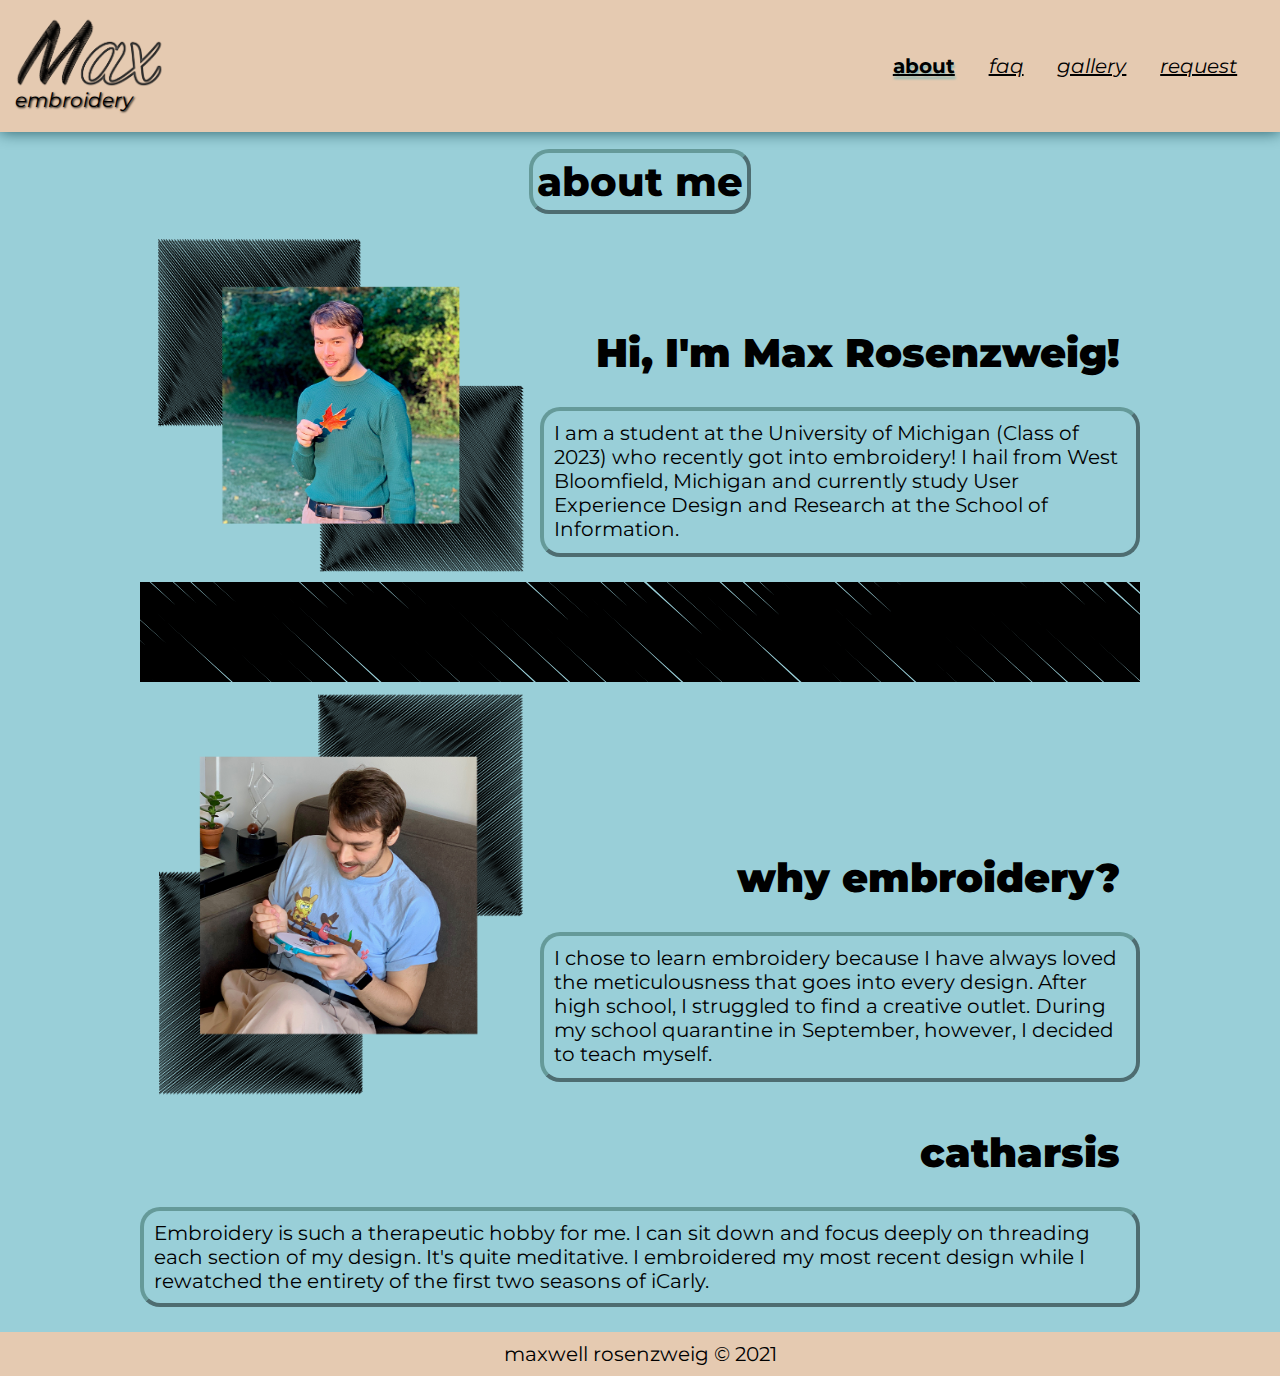
<file: index.html>
<!DOCTYPE html>
<html lang="en">
  <head>
<!-- Global site tag (gtag.js) - Google Analytics -->
<script async src="https://www.googletagmanager.com/gtag/js?id=G-M0Z0QE3L73"></script>
<script>
  window.dataLayer = window.dataLayer || [];
  function gtag(){dataLayer.push(arguments);}
  gtag('js', new Date());

  gtag('config', 'G-M0Z0QE3L73');
</script>
    <meta charset="utf-8">
    <meta name="viewport" content="width=device-width, initial-scale=1.0">
    <link rel="stylesheet" type="text/css" href="css/html5reset.css">
    <link rel="stylesheet" type="text/css" href="css/style.css">
    <link rel="shortcut icon" type="image/png" href="images/Logo_favicon.png"/>
    <link rel="preconnect" href="https://fonts.gstatic.com">
    <link href="https://fonts.googleapis.com/css2?family=Montserrat:ital,wght@0,400;1,400;1,600&display=swap" rel="stylesheet">
    <title>Max Embroidery</title>
  </head>
    <body>
      <div class="skip"><a href="#main">Skip to Main Content</a></div>
    <header>
      <div id="logo">
        <img src="images/Logo.png" alt="logo icon">
        <h1>embroidery</h1>
        </div>
      <div id="mini_nav">
      <nav>
        <a href="https://mjrosenz.github.io/Portfolio/index.html" class="current_page">about</a>
        <a href="https://mjrosenz.github.io/Portfolio/faq.html">faq</a>
        <a href="https://mjrosenz.github.io/Portfolio/gallery.html">gallery</a>
        <a href="https://mjrosenz.github.io/Portfolio/request.html">request</a>
      </nav>
      </div>
    </header>
    <main id="main">
    <div class="container" id="about">
      <div class="header_box">
        <h2 id="subheader">about me</h1>
      </div>
     <img src="images/me.png" alt="Photo of Creator Max Rosenzweig" id="me2">
     <h3 id="hi">Hi, I'm Max Rosenzweig!</h3>
     <div class="outer_layer" id="intro">
     <p>I am a student at the University of Michigan (Class of 2023) who recently got into embroidery! I hail from West Bloomfield, Michigan and currently study User Experience Design and Research at the School of Information.</p>
    </div>
    <div id="parallax"></div>
    <h3 id="why">why embroidery?</h3>
    <div class="outer_layer" id="learn">
    <p>I chose to learn embroidery because I have always loved the meticulousness that goes into every design. After high school, I struggled to find a creative outlet. During my school quarantine in September, however, I decided to teach myself.</p>
    </div>
     <img src="images/embroidering.png" alt="Max embroidering" id="embroidering">
    <h3 id="catharsis">catharsis </h3>
    <div class="outer_layer" id="therapy">
     <p>Embroidery is such a therapeutic hobby for me. I can sit down and focus deeply on threading each section of my design. It's quite meditative. I embroidered my most recent design while I  rewatched the entirety of the first two seasons of iCarly.</p>
    </div>
    </div>
    </main>
  <footer>
    <p>maxwell rosenzweig &copy; 2021</p>
  </footer>
</body>
</html>
</file>
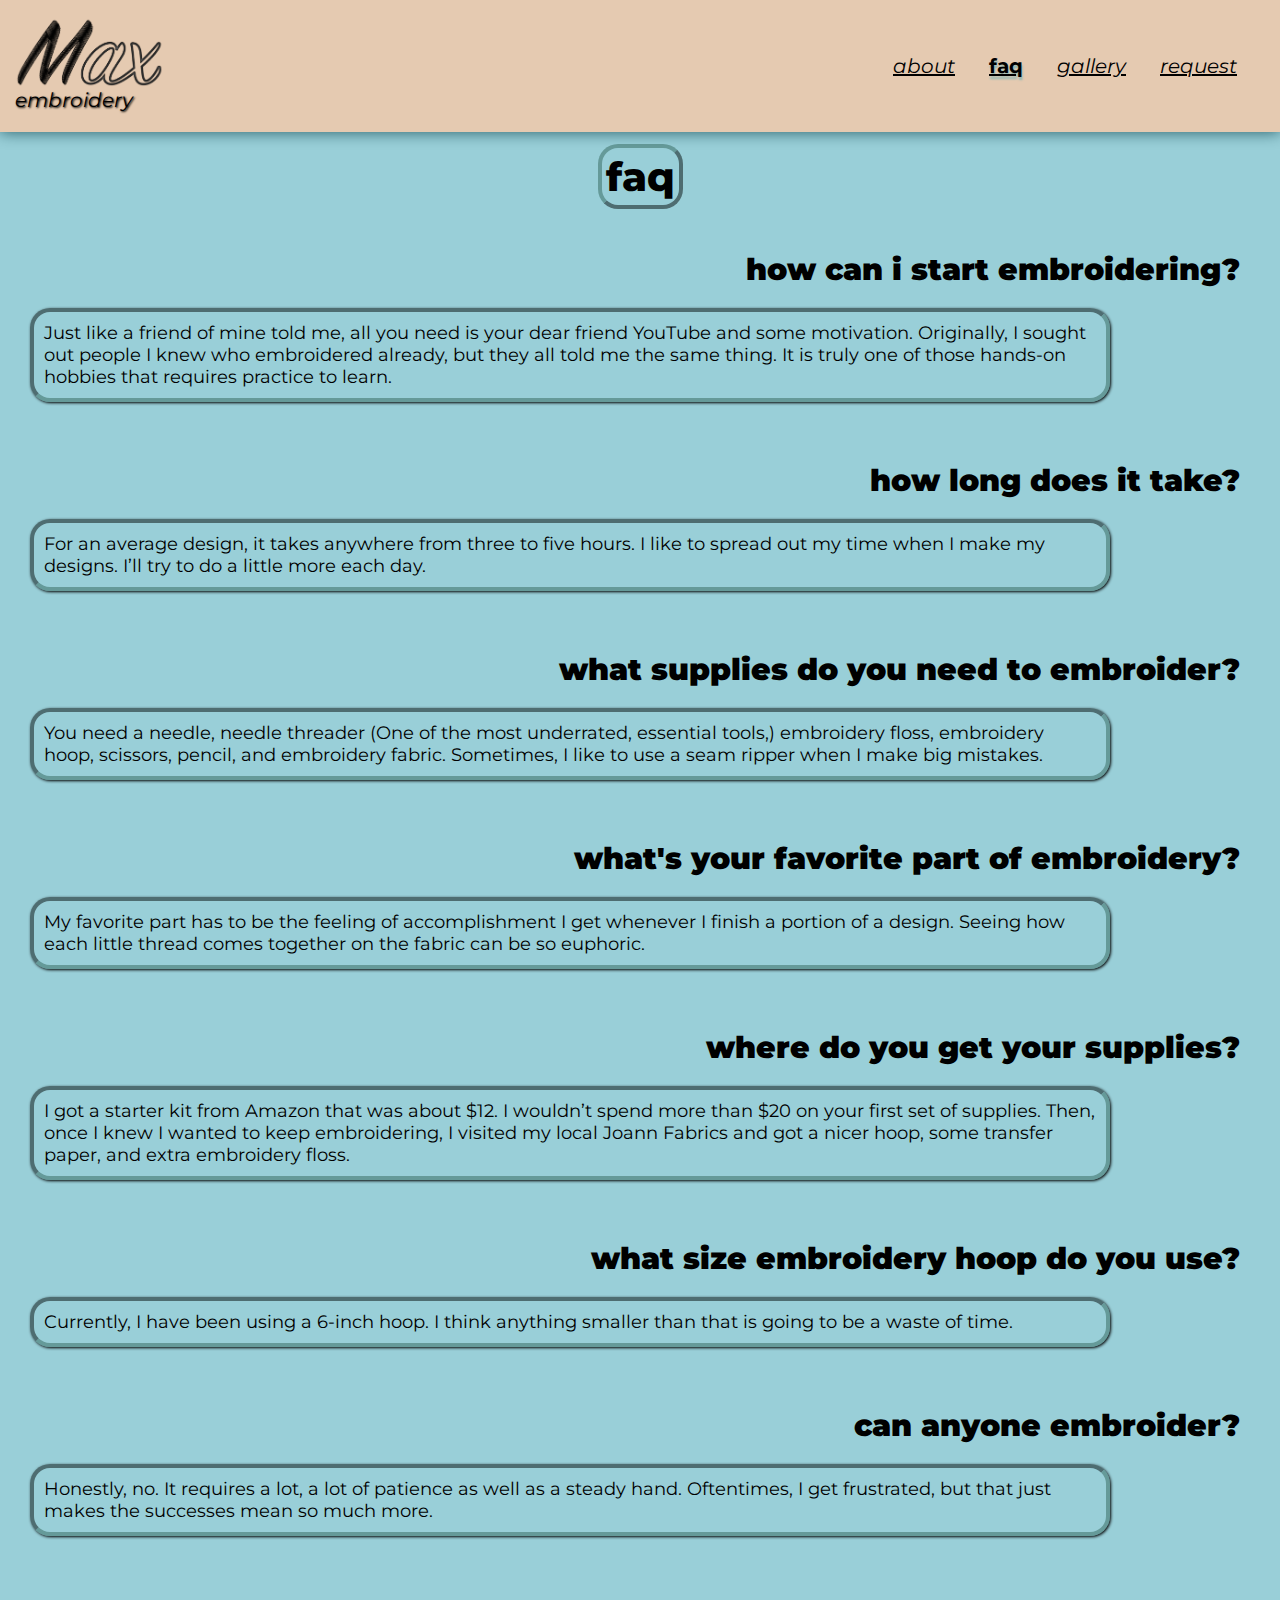
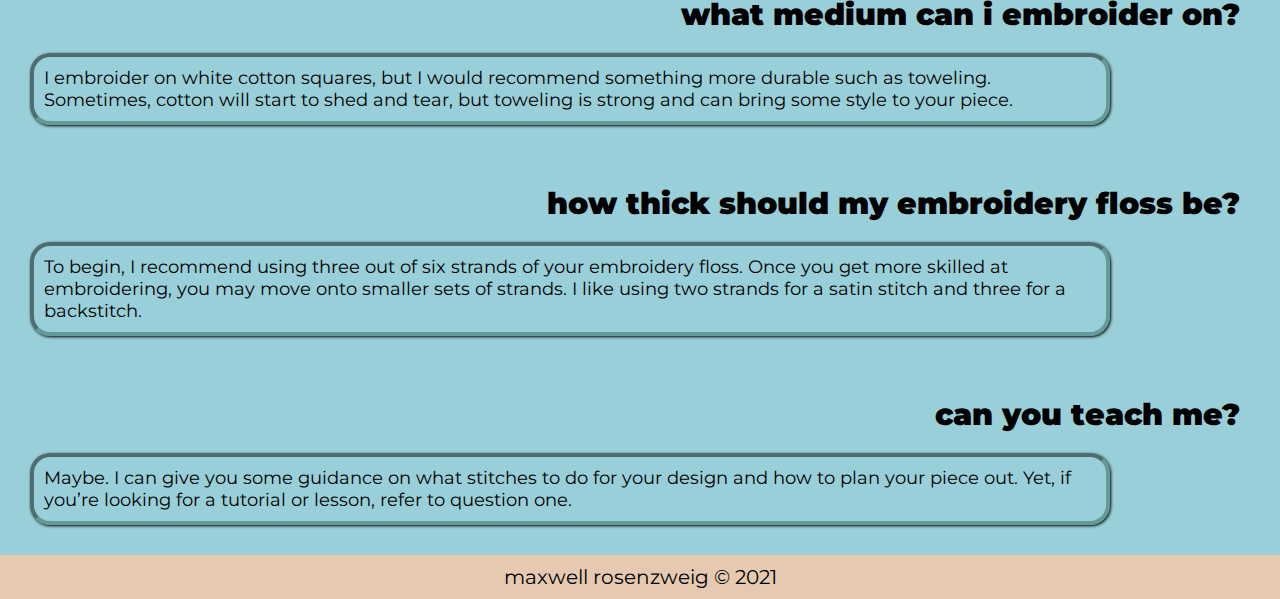
<file: faq.html>
<!DOCTYPE html>
<html lang="en">
  <head>
<!-- Global site tag (gtag.js) - Google Analytics -->
<script async src="https://www.googletagmanager.com/gtag/js?id=G-T38NL7F2YX"></script>
<script>
  window.dataLayer = window.dataLayer || [];
  function gtag(){dataLayer.push(arguments);}
  gtag('js', new Date());

  gtag('config', 'G-T38NL7F2YX');
</script>
    <meta charset="utf-8">
    <meta name="viewport" content="width=device-width, initial-scale=1.0">
    <link rel="stylesheet" type="text/css" href="css/html5reset.css">
    <link rel="stylesheet" type="text/css" href="css/style.css">
    <link rel="shortcut icon" type="image/png" href="images/Logo_favicon.png"/>
    <link rel="preconnect" href="https://fonts.gstatic.com">
    <link href="https://fonts.googleapis.com/css2?family=Montserrat:ital,wght@0,400;1,400;1,600&display=swap" rel="stylesheet">
    <title>Max Embroidery — FAQ</title>
  </head>
    <body>
      <div class="skip"><a href="#main">Skip to Main Content</a></div>
    <header>
      <div id="logo">
      <img src="images/Logo.png" alt="logo icon">
      <h1>embroidery</h1>
      </div>
      <div id="mini_nav">
      <nav>
        <a href="https://mjrosenz.github.io/Portfolio/index.html">about</a>
        <a href="https://mjrosenz.github.io/Portfolio/faq.html" class="current_page">faq</a>
        <a href="https://mjrosenz.github.io/Portfolio/gallery.html">gallery</a>
        <a href="https://mjrosenz.github.io/Portfolio/request.html">request</a>
      </nav>
      </div>
    </header>
    <main id="main">
      <div class="header_box" id="faq">
        <h2>faq</h2>
      </div>
        <div id="flex_container">
          <div class="question_box">
            <h3>how can i start embroidering?</h3>
            <div class="drop_menu" id="drop1"><p>Just like a friend of mine told me, all you need is your dear friend YouTube and some motivation. Originally, I sought out people I knew who embroidered already, but they all told me the same thing. It is truly one of those hands-on hobbies that requires practice to learn.</p></div>
          </div>
          <div class="question_box" id="2">
            <h3>how long does it take?</h3>
            <div class="drop_menu"><p>For an average design, it takes anywhere from three to five hours. I like to spread out my time when I make my designs. I’ll try to do a little more each day.</p></div>          </div>
          <div class="question_box" id="3">
            <h3>what supplies do you need to embroider?</h3>
            <div class="drop_menu"><p>You need a needle, needle threader (One of the most underrated, essential tools,) embroidery floss, embroidery hoop, scissors, pencil, and embroidery fabric. Sometimes, I like to use a seam ripper when I make big mistakes.</p></div>          </div>
          <div class="question_box" id="4">
            <h3>what's your favorite part of embroidery?</h3>
            <div class="drop_menu"><p>My favorite part has to be the feeling of accomplishment I get whenever I finish a portion of a design. Seeing how each little thread comes together on the fabric can be so euphoric.</p></div>          </div>
          <div class="question_box" id="5">
            <h3>where do you get your supplies?</h3>
            <div class="drop_menu"><p>I got a starter kit from Amazon that was about $12. I wouldn’t spend more than $20 on your first set of supplies. Then, once I knew I wanted to keep embroidering, I visited my local Joann Fabrics and got a nicer hoop, some transfer paper, and extra embroidery floss.</p></div>          </div>
          <div class="question_box" id="6">
            <h3>what size embroidery hoop do you use?</h3>
            <div class="drop_menu"><p>Currently, I have been using a 6-inch hoop. I think anything smaller than that is going to be a waste of time.</p></div>          </div>
          <div class="question_box" id="7">
            <h3>can anyone embroider?</h3>
            <div class="drop_menu"><p>Honestly, no. It requires a lot, a lot of patience as well as a steady hand. Oftentimes, I get frustrated, but that just makes the successes mean so much more.</p></div>          </div>
          <div class="question_box" id="8">
            <h3>what medium can i embroider on?</h3>
            <div class="drop_menu"><p>I embroider on white cotton squares, but I would recommend something more durable such as toweling. Sometimes, cotton will start to shed and tear, but toweling is strong and can bring some style to your piece.</p></div>          </div>
          <div class="question_box" id="9">
            <h3>how thick should my embroidery floss be?</h3>
            <div class="drop_menu"><p>To begin, I recommend using three out of six strands of your embroidery floss. Once you get more skilled at embroidering, you may move onto smaller sets of strands. I like using two strands for a satin stitch and three for a backstitch.</p></div>          </div>
          <div class="question_box" id="10">
            <h3>can you teach me?</h3>
            <div class="drop_menu"><p>Maybe. I can give you some guidance on what stitches to do for your design and how to plan your piece out. Yet, if you’re looking for a tutorial or lesson, refer to question one.</p></div>          </div>
        </div>
    </main>
    <footer>
        <p>maxwell rosenzweig &copy; 2021</p>
      </footer>
      <script src="js/javascript.js"></script>
    </body>
</html>
</file>
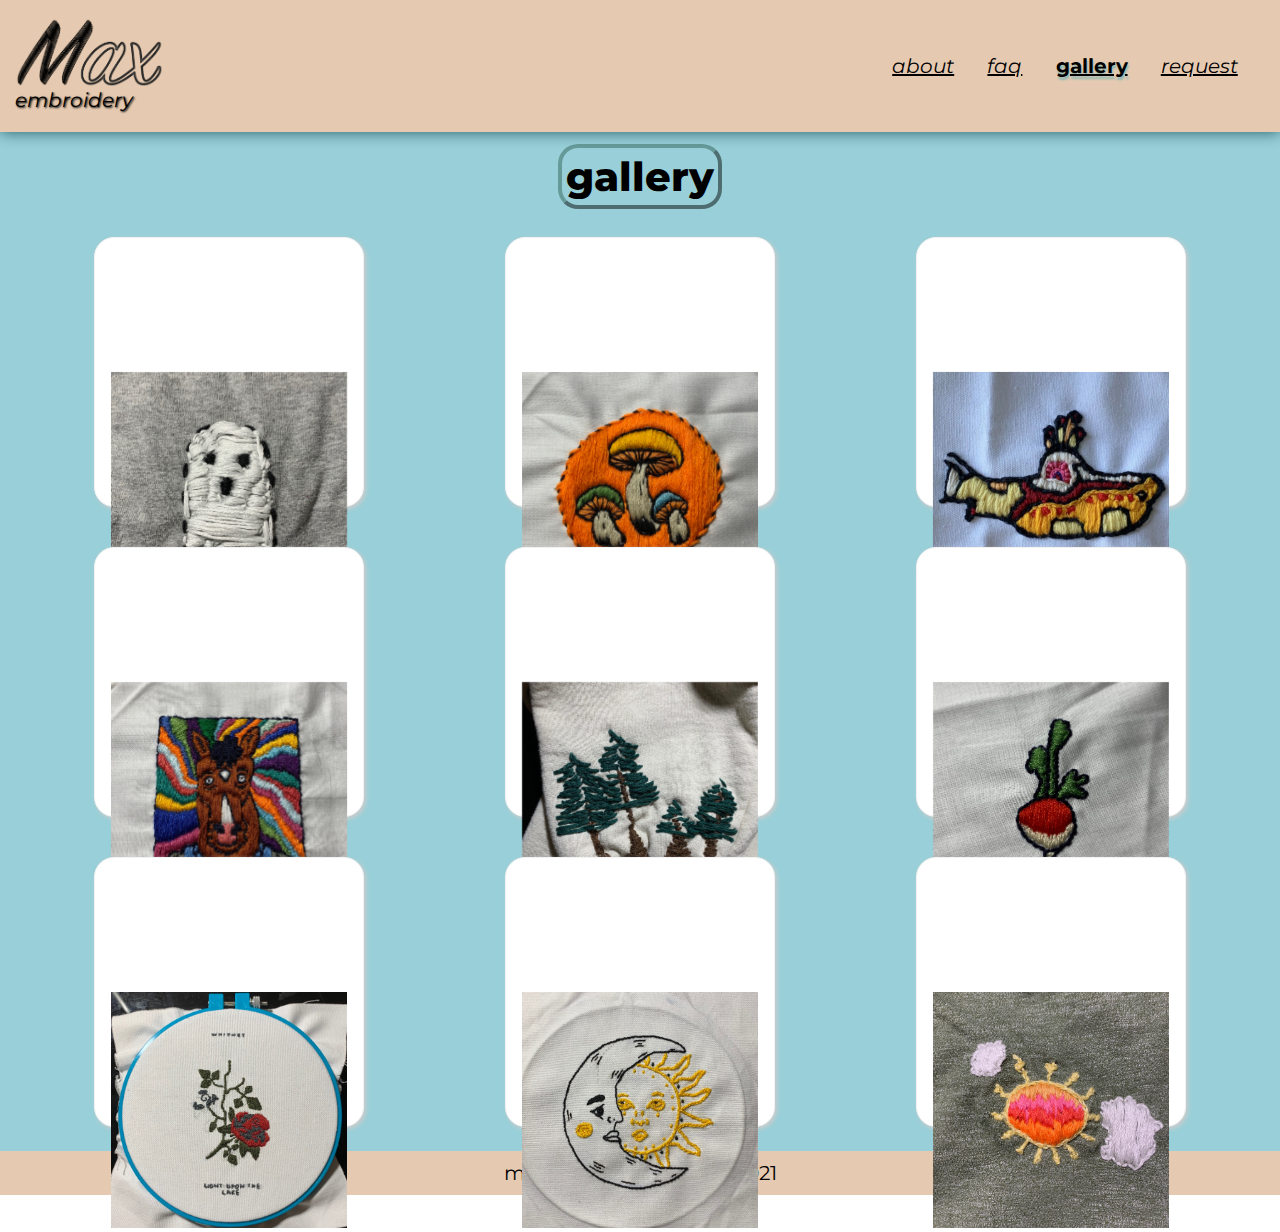
<file: gallery.html>
<!DOCTYPE html>
<html lang="en">
  <head>
<!-- Global site tag (gtag.js) - Google Analytics -->
<script async src="https://www.googletagmanager.com/gtag/js?id=G-PRY7QZDWWV"></script>
<script>
  window.dataLayer = window.dataLayer || [];
  function gtag(){dataLayer.push(arguments);}
  gtag('js', new Date());

  gtag('config', 'G-PRY7QZDWWV');
</script>
    <meta charset="utf-8">
    <meta name="viewport" content="width=device-width, initial-scale=1.0">
    <link rel="stylesheet" type="text/css" href="css/html5reset.css">
    <link rel="stylesheet" type="text/css" href="css/style.css">
    <link rel="shortcut icon" type="image/png" href="images/Logo_favicon.png"/>
    <link rel="preconnect" href="https://fonts.gstatic.com">
    <link href="https://fonts.googleapis.com/css2?family=Montserrat:ital,wght@0,400;1,400;1,600&display=swap" rel="stylesheet">
    <title>Max Embroidery — Gallery</title>
  </head>
    <body>
      <div class="skip"><a href="#gallery_background">Skip to Main Content</a></div>
    <header>
      <div id="logo">
        <img src="images/Logo.png" alt="logo icon">
        <h1>embroidery</h1>
        </div>
      <div id="mini_nav">
      <nav>
        <a href="https://mjrosenz.github.io/Portfolio/index.html">about</a>
        <a href="https://mjrosenz.github.io/Portfolio/faq.html">faq</a>
        <a href="https://mjrosenz.github.io/Portfolio/gallery.html" class="current_page">gallery</a>
        <a href="https://mjrosenz.github.io/Portfolio/request.html">request</a>
      </nav>
      </div>
    </header>
    <main id="gallery_background">
    <div class="header_box">
        <h2 id="gallery_header">gallery</h2>
    </div>
    <div id="gallery">
      <div class="flip-card" tabindex="0">
        <div class="flip-card-inner">
          <div class="flip-card-front">
            <img src="images/embroideries/Ghost.jpg" alt="Ghost">
          </div>
          <div class="flip-card-back">
            <h3 class="caption">"ghost" the one that started it all</h3>
          </div>
        </div>
      </div>
        <div class="flip-card" tabindex="0">
          <div class="flip-card-inner">
            <div class="flip-card-front">
              <img src="images/embroideries/Mushrooms.jpg" alt="Mushrooms">
            </div>
            <div class="flip-card-back">
              <h3 class="caption">"mushrooms" for a friend</h3>
            </div>
          </div>
        </div>
        <div class="flip-card" tabindex="0">
          <div class="flip-card-inner">
            <div class="flip-card-front">
              <img src="images/embroideries/Yellow Submarine.jpg" alt="Yellow Submarine">
            </div>
            <div class="flip-card-back">
              <h3 class="caption"> we all live in a "yellow submarine" </h3>
            </div>
          </div>
        </div>
        <div class="flip-card" tabindex="0">
          <div class="flip-card-inner">
            <div class="flip-card-front">
              <img src="images/embroideries/Bojack.jpg" alt="Bojack Horseman">
            </div>
            <div class="flip-card-back">
              <h3 class="caption">"bojack horseman" for your viewing pleasure</h3>
            </div>
          </div>
        </div>
        <div class="flip-card" tabindex="0">
          <div class="flip-card-inner">
            <div class="flip-card-front">
              <img src="images/embroideries/Trees.jpg" alt="Trees">
            </div>
            <div class="flip-card-back">
              <h3 class="caption">"trees" to hammock on</h3>
            </div>
          </div>
        </div>
        <div class="flip-card" tabindex="0">
          <div class="flip-card-inner">
            <div class="flip-card-front">
              <img src="images/embroideries/Radish.jpg" alt="Radish">
            </div>
            <div class="flip-card-back">
              <h3 class="caption">ravish in this "radish"</h3>
            </div>
          </div>
        </div>
        <div class="flip-card" tabindex="0">
          <div class="flip-card-inner">
            <div class="flip-card-front">
              <img src="images/embroideries/Whitney.jpg" alt="Whitney Album">
            </div>
            <div class="flip-card-back">
              <h3 class="caption">"light upon the lake, whitney album," a favorite of mine</h3>
            </div>
          </div>
        </div>
        <div class="flip-card" tabindex="0">
          <div class="flip-card-inner">
            <div class="flip-card-front">
              <img src="images/embroideries/Sun and Moon.jpg" alt="Sun and Moon">
            </div>
            <div class="flip-card-back">
              <h3 class="caption">"sun and moon" how spiritual</h3>
            </div>
          </div>
        </div>
        <div class="flip-card" tabindex="0">
          <div class="flip-card-inner">
            <div class="flip-card-front">
              <img src="images/embroideries/Sun and Clouds.jpg" alt="Sun and Clouds">
            </div>
            <div class="flip-card-back">
              <h3 class="caption">"sun and clouds" it takes practice</h3>
            </div>
          </div>
        </div>
    </div>
    </main>
  <footer>
    <p>maxwell rosenzweig &copy; 2021</p>
  </footer>
</body>
</html>
</file>
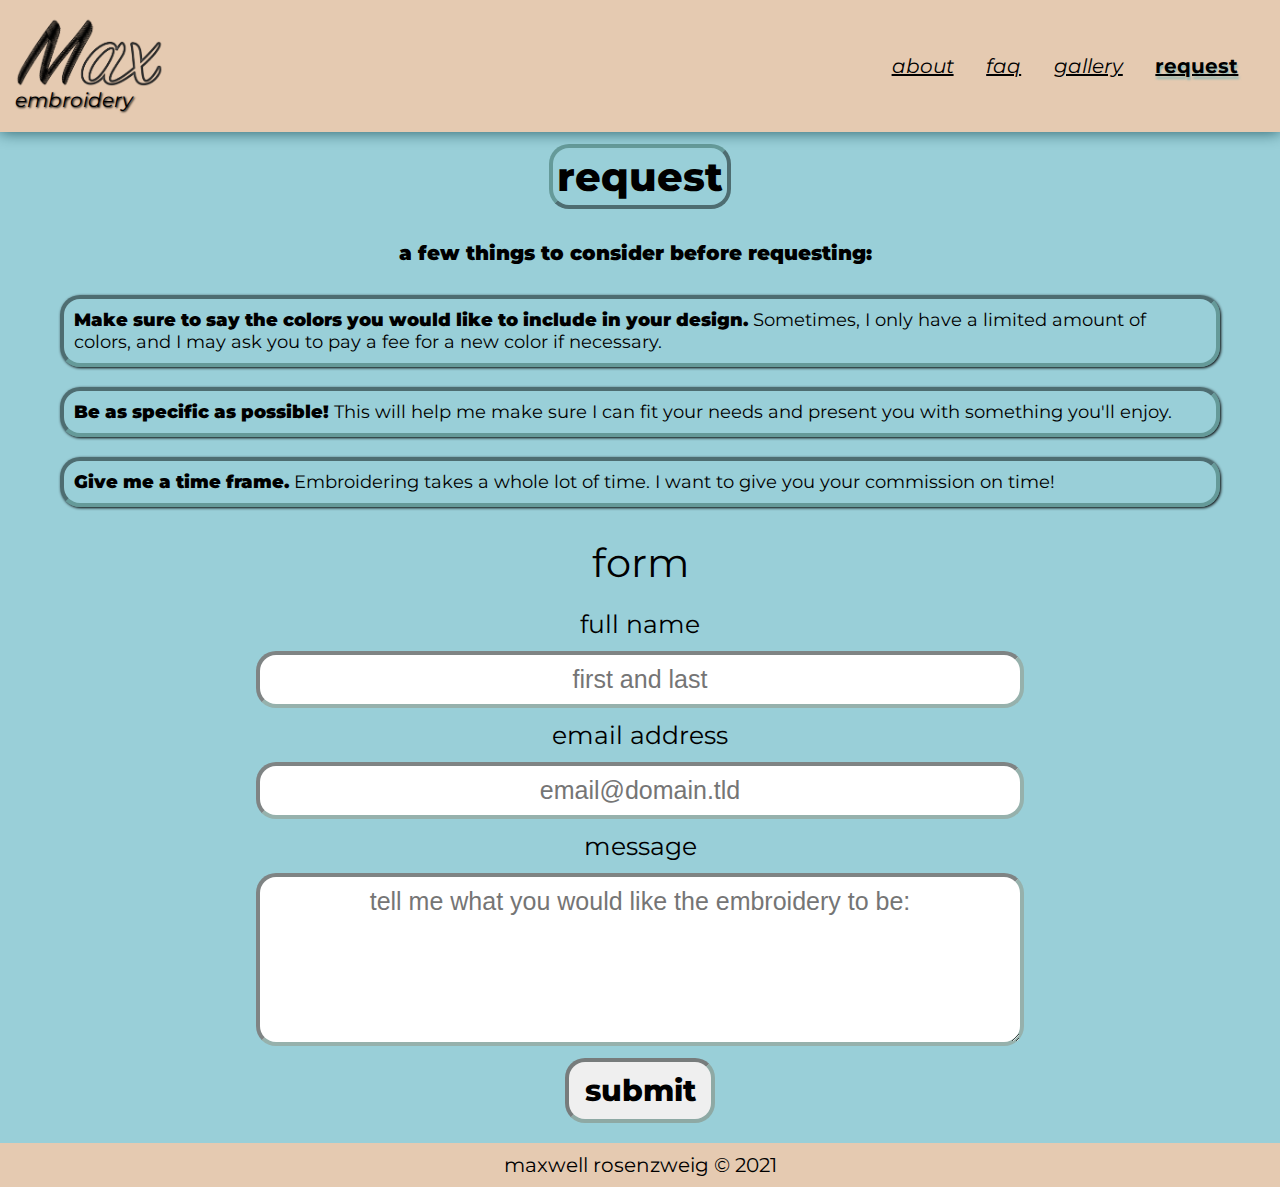
<file: request.html>
<!DOCTYPE html>
<html lang="en">
  <head>
<!-- Global site tag (gtag.js) - Google Analytics -->
<script async src="https://www.googletagmanager.com/gtag/js?id=G-58CDLVS81B"></script>
<script>
  window.dataLayer = window.dataLayer || [];
  function gtag(){dataLayer.push(arguments);}
  gtag('js', new Date());

  gtag('config', 'G-58CDLVS81B');
</script>
    <meta charset="utf-8">
    <meta name="viewport" content="width=device-width, initial-scale=1.0">
    <link rel="stylesheet" type="text/css" href="css/html5reset.css">
    <link rel="stylesheet" type="text/css" href="css/style.css">
    <link rel="shortcut icon" type="image/png" href="images/Logo_favicon.png"/>
    <link rel="preconnect" href="https://fonts.gstatic.com">
    <link href="https://fonts.googleapis.com/css2?family=Montserrat:ital,wght@0,400;1,400;1,600&display=swap" rel="stylesheet">
    <title>Max Embroidery — Request</title>
  </head>
    <body>
      <div class="skip"><a href="#main">Skip to Main Content</a></div>
    <header>
      <div id="logo">
        <img src="images/Logo.png" alt="logo icon">
        <h1>embroidery</h1>
        </div>
      <div id="mini_nav">
      <nav>
        <a href="https://mjrosenz.github.io/Portfolio/index.html">about</a>
        <a href="https://mjrosenz.github.io/Portfolio/faq.html">faq</a>
        <a href="https://mjrosenz.github.io/Portfolio/gallery.html">gallery</a>
        <a href="https://mjrosenz.github.io/Portfolio/request.html" class="current_page">request</a>
      </nav>
      </div>
    </header>
    <main id="main">
      <div class="header_box" id="request">
        <h2>request</h2>
      </div>
      <div class="question_box" id="explanation">
        <h3>a few things to consider before requesting:</h3>
      <div class="drop_menu">
        <p><b>Make sure to say the colors you would like to include in your design.</b> Sometimes, I only have a limited amount of colors, and I may ask you to pay a fee for a new color if necessary.</p>
      </div>
      <div class="drop_menu">
        <p><b>Be as specific as possible!</b> This will help me make sure I can fit your needs and present you with something you'll enjoy.</p>
      </div>
      <div class="drop_menu">
        <p><b>Give me a time frame.</b> Embroidering takes a whole lot of time. I want to give you your commission on time!</p>
      </div>
      </div>
      <form id="form" name="simple-contact-form" accept-charset="utf-8" action="https://formspree.io/f/xoqyakvl" method="post">
        <fieldset id="fs-frm-inputs">
          <h3 id="form_title"><legend>form</legend></h3>
          <label for="full-name">full name</label>
          <input type="text" name="name" id="full-name" placeholder="first and last" required="">
          <label for="email-address">email address</label>
          <input type="email" name="_replyto" id="email-address" placeholder="email@domain.tld" required="">
          <label for="message">message</label>
          <textarea rows="5" name="message" id="message" placeholder="tell me what you would like the embroidery to be:" required=""></textarea>
          <input type="hidden" name="_subject" id="email-subject" value="Contact Form Submission">
          <input type="submit" value="submit" id="submit">
        </fieldset>
      </form>
    </main>
    <footer>
        <p>maxwell rosenzweig &copy; 2021</p>
    </footer>
    </body>
</html>
</file>
<file: css/style.css>
body{
  font-family: "Montserrat", sans-serif;
}

header {
  display: flex;
  flex-wrap: wrap;
  justify-content: center;
  flex-direction: column;
  align-items: center;
  background-color: #d4a9809d;
  padding: 15px;
  box-shadow: 0em 0px 15px black;
}
h1 {
  font-weight: 400;
  font-style: italic;
  font-size: 26px;
  text-shadow: 1px 0.5px 2px;
  padding-bottom: 5px;
    -webkit-animation: tracking-in-expand 1s cubic-bezier(0.215, 0.610, 0.355, 1.000) 1s both;
    -moz-animation: tracking-in-expand 1s cubic-bezier(0.215, 0.610, 0.355, 1.000) 1s both;
    animation: tracking-in-expand 1s cubic-bezier(0.215, 0.610, 0.355, 1.000) 1s both;
}

header img{
  width: 50%;
}

header img:hover{
      will-change: transform;
    transform: translate3d(0px, 0px, 0px) scale3d(1, 1, 1) rotateX(
12.8176deg
) rotateY(
-8.03deg
) rotateZ(
0deg
) skew(
0deg
, 
0deg
);
transform: ;
    transform-style: preserve-3d;
}

nav a{
  font-style: italic;
  font-size: 18px;
  color: black;
  padding: 6px;
}
nav a:hover{
  text-shadow:#45a7b88c 1px 2px 2px;
  font-style: italic;
}
.current_page{
  font-style: normal;
  text-shadow:#45a7b88c 1px 3px 2px;
  font-weight: bold;
}

#mini_nav{
  display: flex;
  flex-direction: row;
  justify-content: space-evenly;
}

#logo{
  text-align: center;
}

.container{
  display: grid;
  grid-template-columns: 1fr;
  grid-template-rows: repeat(8,auto);
  background-color: #45a7b88c;
}
#subheader, h2{
  display: inline;
  grid-column: span 1;
  text-align: center;
  font-size: 40px;
  font-weight: 800;
  padding: 4px;
  border: #376a6185 outset 4px;
  border-radius: 20px;
  
}


@-webkit-keyframes tracking-in-expand {
  0% {
    letter-spacing: -0.5em;
    opacity: 0;
  }
  40% {
    opacity: 0.6;
  }
  100% {
    opacity: 1;
  }
}
@keyframes tracking-in-expand {
  0% {
    letter-spacing: -0.5em;
    opacity: 0;
  }
  40% {
    opacity: 0.6;
  }
  100% {
    opacity: 1;
  }
}

.container img{
  grid-column: span 1;
  padding: 15px;
}
.container p{
  padding: 20px;
}

#me{
  font-size: 18px;
}

#me p{
  padding: 20px;
}

.outer_layer img{
  position: absolute;
  z-index: -1;
}

.outer_layer p{
  font-size: 18px;
}

h3{
  text-align: right;
  font-size: 18px;
  font-weight: 900;
  padding: 10px;
  padding-right: 20px;
}

#form_title{
  text-align: center;
  padding-right: 10px;
  font-size: 30px;
  border: none;
  font-weight: 900;
}

#gallery_background{
  background-color: #45a7b88c;
}

#gallery_header{
  display: inline;
  padding: 4px;
  border: #376a6185 outset 4px;
  border-radius: 20px;
}

.header_box{
  text-align: center;
  padding: 20px;
}

#faq, #request{
  background-color: #45a7b88c;
}

#flex_container{
  display: flex;
  flex-direction: column;
  flex-wrap: wrap;
  justify-content: space-evenly;
  background-color: #45a7b88c;
}

.question_box{
  display: flex;
  flex-direction: column;
  flex-wrap: wrap;
  padding: 20px;
}

.question_box h4{
  text-align: right;
  padding-bottom: 15px;
  font-size: 25px;
  font-weight: 1000;
  margin-left: 10%;
}

#explanation{
  background-color: #45a7b88c;
  padding-top: 0;
  padding-bottom: 5px;
  font-size: 22px;
}

#explanation h3{
  text-align: center;
  font-size: 20px;
}

#explanation >*{
  margin: 10px 0px;
}

.drop_menu{
  border: #376a6185 inset 4px;
  border-radius: 20px;
  margin: 10px;
  padding: 10px;
  box-shadow: 1px 1px 3px;
  font-size: 18px;
  /*display: none;*/
  margin-right: 150px;
  -webkit-animation: tracking-in-expand 1s cubic-bezier(0.215, 0.610, 0.355, 1.000) 1.5s both;
  -moz-animation: tracking-in-expand 1s cubic-bezier(0.215, 0.610, 0.355, 1.000) 1.5s both;
  animation: tracking-in-expand 1s cubic-bezier(0.215, 0.610, 0.355, 1.000) 1.5s both;
}

b{
  font-weight: 1000;
}


#gallery{
  display: grid;
  justify-content: center; 
  grid-template-columns: 1fr 1fr;
  grid-template-rows: repeat(5,auto);
  margin: 1.5em;
  padding: 0px;
  margin-bottom: 0;
  margin-top: 0;
}

#gallery > *{
  display: inline-block;
  background: #fff;
  padding: 1em;
  margin: 1em 1em 1.5em;
  width: 165px;
  height: auto;
  box-sizing: border-box;
  -moz-box-sizing: border-box;
  -webkit-box-sizing: border-box;
  box-shadow: 2px 2px 4px 0 #ccc;
  border-radius: 20px;
  grid-column: span 1;
  justify-items: center;
}

.caption{
  text-align: left;
}

#gallery> * img {
  width: 135px;
  height: auto;
}

fieldset{
  display: flex;
  flex-direction: column;
  flex-wrap: wrap;
  align-items: center;
  background-color: #45a7b88c;
}

fieldset>*{
  font-size: 18px;
  display: block;
  margin: 6px auto;
  padding: 10px;
  border-style: solid;
  border-width: .25em;
  border: #376a6185 inset 4px;
  border-radius: 20px;
  text-align: center;
  width: 60%;
}

label{
  border: none;
  padding: 0;
}


#submit{
  width: 30%;
  font-size: 16px;
  font-family: 'Montserrat';
  font-weight: 800;
}

footer {
  text-align: center;
  background-color: #d4a9809d;
  padding: 10px;
}

.question_box img{
  width: 50px;
  margin-left: 15px;
  display: none;
}

.skip a{
  background: white;
  left: 0;
  padding: 7px;
  -webkit-transition: top 1s ease-out;
  transition: top 1s ease-out;
  z-index: 1;


  /*Your code here*/
  position: absolute;
  top: -50px;
}
.skip a:focus{
  position: absolute;
  top: 10px
}
.flip-card-back{
  align-self: center;
}
/* Tablet Media Query */

@media only screen 
  and (min-device-width: 768px) {

  h1{
    font-size: 40px;
  }
  nav{
    display: flex;
    justify-content: space-around;
    width: 500px;
  }
  #mini_nav{
    text-align: center;
  }
  nav a{
    font-size: 30px;
  }
  h3{
    font-size: 30px;
  }

  .outer_layer p, #me p{
    padding: 0;
  }
  
  .outer_layer{
    margin-left: 20px;
    width: 650px;
    padding: 10px;
    font-size: 22px;
    border: #376a6185 outset 4px;
    border-radius: 20px;
    margin-bottom: 20px;
    margin-right: 20px;
  }
  footer{
    font-size: 20px;
  }
  #gallery{
    grid-template-columns: 1fr 1fr 1fr;
    grid-template-rows: repeat(3,auto);
  }
  #gallery > *{
    width: 220px;
    text-align: center;
    justify-self: center;
  }

  .caption{
    padding: 10px;
    font-size: 25px;
    text-align: center;
  }
  #explanation >*{
    margin-left: 40px;
    margin-right: 40px;
  }
  fieldset>*{
    font-size: 25px
  }
  legend{
    font-size: 40px;
  }
  #submit{
    margin-bottom: 20px;
    font-size: 30px;
    width: 150px;
  }
}
@media only screen 
  and (min-device-width: 1024px) {
    header{
      flex-direction: row;
      justify-content: space-between;
      flex-wrap: nowrap;
    }
    header img{
      width: 150px;
    }
    h1{
      font-size: 125%;
      text-align: left;
    }
    #logo{
      display: flex;
      flex-direction: column;
    }
    #mini_nav{
      justify-content: space-evenly;
      width: 400px;
    }
    nav{
      display: flex;
      justify-content: space-evenly;
    }
    nav a{
      font-size: 20px;
    }
    #parallax {
      /* The image used */
      background-image: url("../images/Logo.svg");
    
      /* Set a specific height */
      min-height: 100px;
    
      /* Create the parallax scrolling effect */
      background-attachment: fixed;
      background-position: center;
      background-repeat: no-repeat;
      background-size: cover;
    } 
 
    .container{
      display: grid;
      grid-template-columns: 400px 300px 300px;
      grid-template-rows: 100px 175px 175px 100px 250px 175px 100px auto+25px;
      justify-content: center;
    }

    .header_box{
      grid-row: 1;
      grid-column: 1 / -1;
      align-self: center;
    }
    #me2{
      grid-row: 2/4;
      grid-column: span 1;
      width: 400px;
      align-self: center;
    }

    #hi{
      grid-row: 2;
      grid-column: 2/-1;
      align-self: self-end;
      font-size: 40px;
      margin-bottom: 20px;
    }

    #intro{
      grid-row: 3;
      grid-column: 2/-1;
    }

    #parallax{
      grid-row: 4;
      grid-column: 1/-1;

    }

    #why{
      grid-row: 5;
      grid-column: 2/-1;
      align-self: center;
      font-size: 40px;
      align-self: self-end;
      margin-bottom: 20px;
    }

    #learn{
      grid-row: 6;
      grid-column: 2/-1;;
    }
    #embroidering{
      grid-row: 5/7;
      grid-column: 0/1;
      align-self: center;
      width: 400px;
    }

    #catharsis{
      grid-row: 7;
      grid-column: 2/-1;
      align-self: self-end;
      font-size: 40px;
      margin-bottom: 20px;
    }

    #therapy{
      grid-row: 8;
      grid-column: 1/-1;
      width: 600px;
      align-self: right;
      grid-column: 1/-1;
      width: 1000px;
      height: fit-content;
    }

    .outer_layer{
      width: 600px;
      margin: 0;
      height: 150px;
      align-self: flex-start;
    }

    .outer_layer p{
      font-size: 20px;
    }

    #gallery{
      justify-content: center;
      align-content: center;
    }

    .regular h3, .regular img {
      display: none;
    }

    .flip-card, #gallery > * {
      border: 1px solid #f1f1f1;
      perspective: 1000px; /* Remove this if you don't want the 3D effect */
      width: 270px;
      height: 270px;
      
    }
    

    .flip-card-inner {
      position: relative;
      width: 100%;
      height: 100%;
      text-align: center;
      transition: transform 0.8s;
      transform-style: preserve-3d;
      align-content: center;
      
    }
    
    /* Do an horizontal flip when you move the mouse over the flip box container */
    .flip-card:hover .flip-card-inner,
    .flip-card:focus .flip-card-inner,
    .flip-card:active .flip-card-inner,
    .flip-card:focus .flip-card-inner {
      transform: rotateY(180deg);
    }
    
    /* Position the front and back side */
    .flip-card-front, .flip-card-back {
      position: absolute;
      width: 100%;
      height: 100%;
      -webkit-backface-visibility: hidden; /* Safari */
      backface-visibility: hidden;
    }
    
    /* Style the front side (fallback if image is missing) */
    
    /* Style the back side */
    .flip-card-back {
      display: flex;
      justify-content: center;
      align-items: center;
      background-color: #d4a9809d;
      color: black;
      transform: rotateY(180deg);
    }
    #gallery> * img{
      align-self: center;
      width: auto;
    }
    #caption{
      font-size: 16px;
    }

}

@media screen and (prefers-reduced-motion) { 
  h1{
    animation: none;
  }
  .drop_menu{
    animation: none;
  }
    #parallax{
      background-attachment:inherit;
      background-position: center;
      background-repeat: no-repeat;
      background-size:cover;
  }
    .flip-card, #gallery > * {
    perspective: none;
  }
}
</file>
